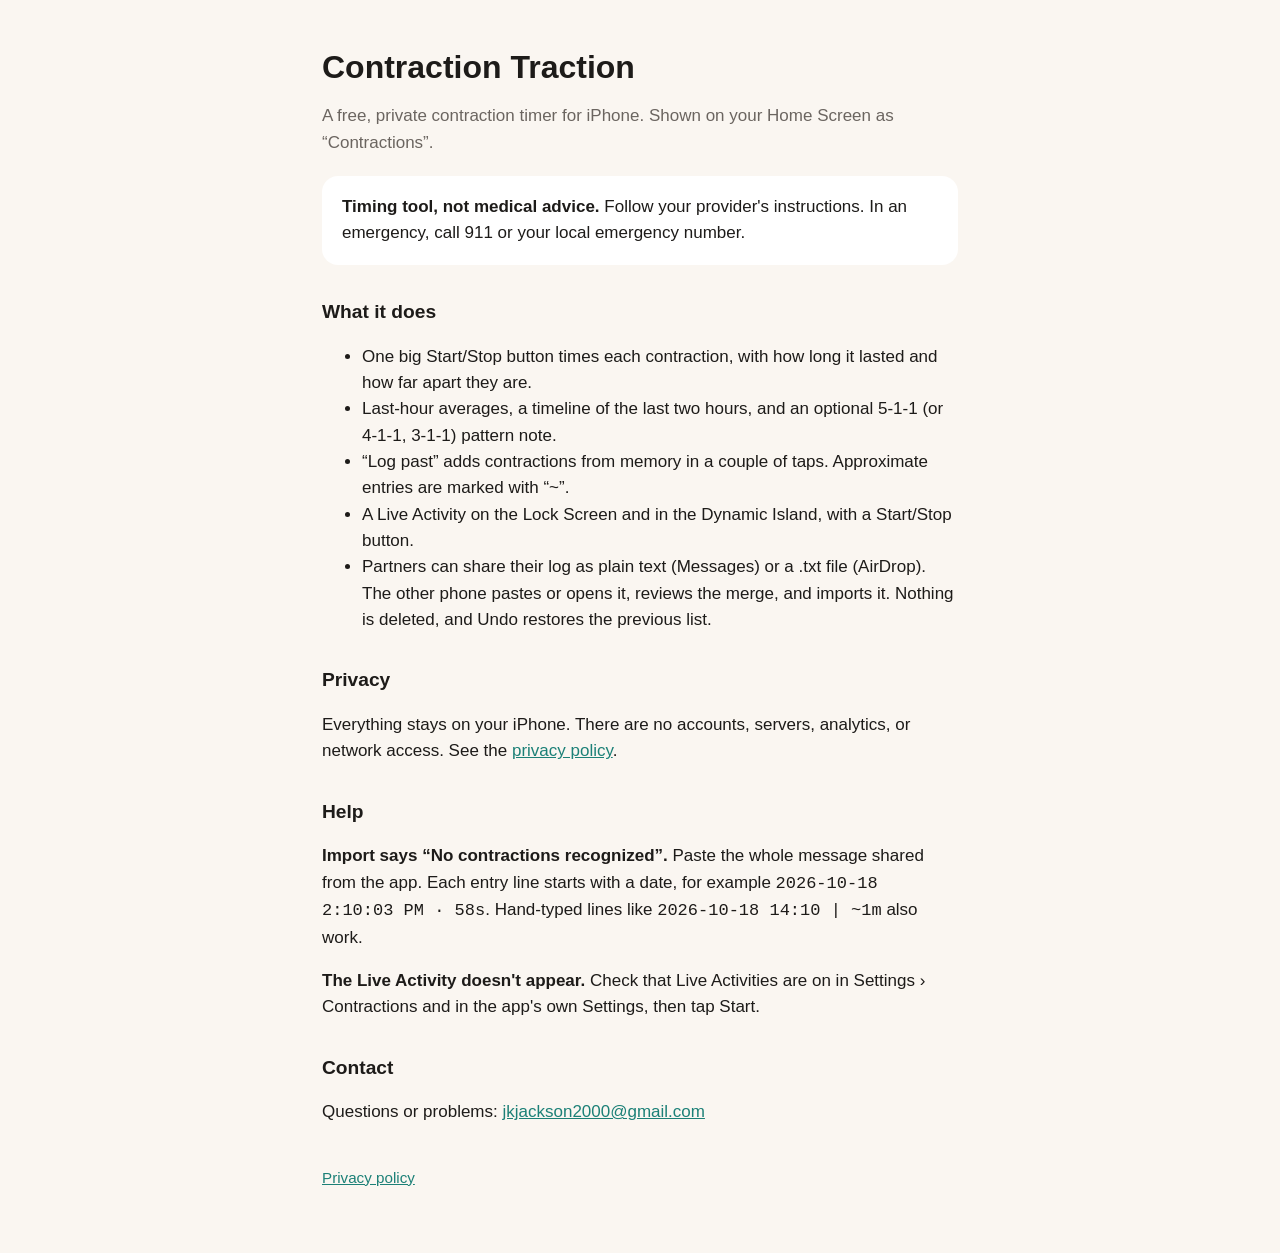
<file: docs/index.html>
<!doctype html>
<html lang="en">
<head>
<meta charset="utf-8">
<meta name="viewport" content="width=device-width, initial-scale=1">
<title>Contraction Traction — Support</title>
<meta name="description" content="Contraction Traction is a free, private contraction timer for iPhone.">
<link rel="stylesheet" href="style.css">
</head>
<body>
<main>
  <h1>Contraction Traction</h1>
  <p class="muted">A free, private contraction timer for iPhone. Shown on your Home Screen as “Contractions”.</p>

  <div class="card">
    <strong>Timing tool, not medical advice.</strong> Follow your provider's instructions. In an emergency, call 911 or your local emergency number.
  </div>

  <h2>What it does</h2>
  <ul>
    <li>One big Start/Stop button times each contraction, with how long it lasted and how far apart they are.</li>
    <li>Last-hour averages, a timeline of the last two hours, and an optional 5-1-1 (or 4-1-1, 3-1-1) pattern note.</li>
    <li>“Log past” adds contractions from memory in a couple of taps. Approximate entries are marked with “~”.</li>
    <li>A Live Activity on the Lock Screen and in the Dynamic Island, with a Start/Stop button.</li>
    <li>Partners can share their log as plain text (Messages) or a .txt file (AirDrop). The other phone pastes or opens it, reviews the merge, and imports it. Nothing is deleted, and Undo restores the previous list.</li>
  </ul>

  <h2>Privacy</h2>
  <p>Everything stays on your iPhone. There are no accounts, servers, analytics, or network access. See the <a href="privacy.html">privacy policy</a>.</p>

  <h2>Help</h2>
  <p><strong>Import says “No contractions recognized”.</strong> Paste the whole message shared from the app. Each entry line starts with a date, for example <code>2026-10-18 2:10:03 PM · 58s</code>. Hand-typed lines like <code>2026-10-18 14:10 | ~1m</code> also work.</p>
  <p><strong>The Live Activity doesn't appear.</strong> Check that Live Activities are on in Settings › Contractions and in the app's own Settings, then tap Start.</p>

  <h2>Contact</h2>
  <p>Questions or problems: <a href="mailto:jkjackson2000@gmail.com">jkjackson2000@gmail.com</a></p>

  <nav><a href="privacy.html">Privacy policy</a></nav>
</main>
</body>
</html>
</file>
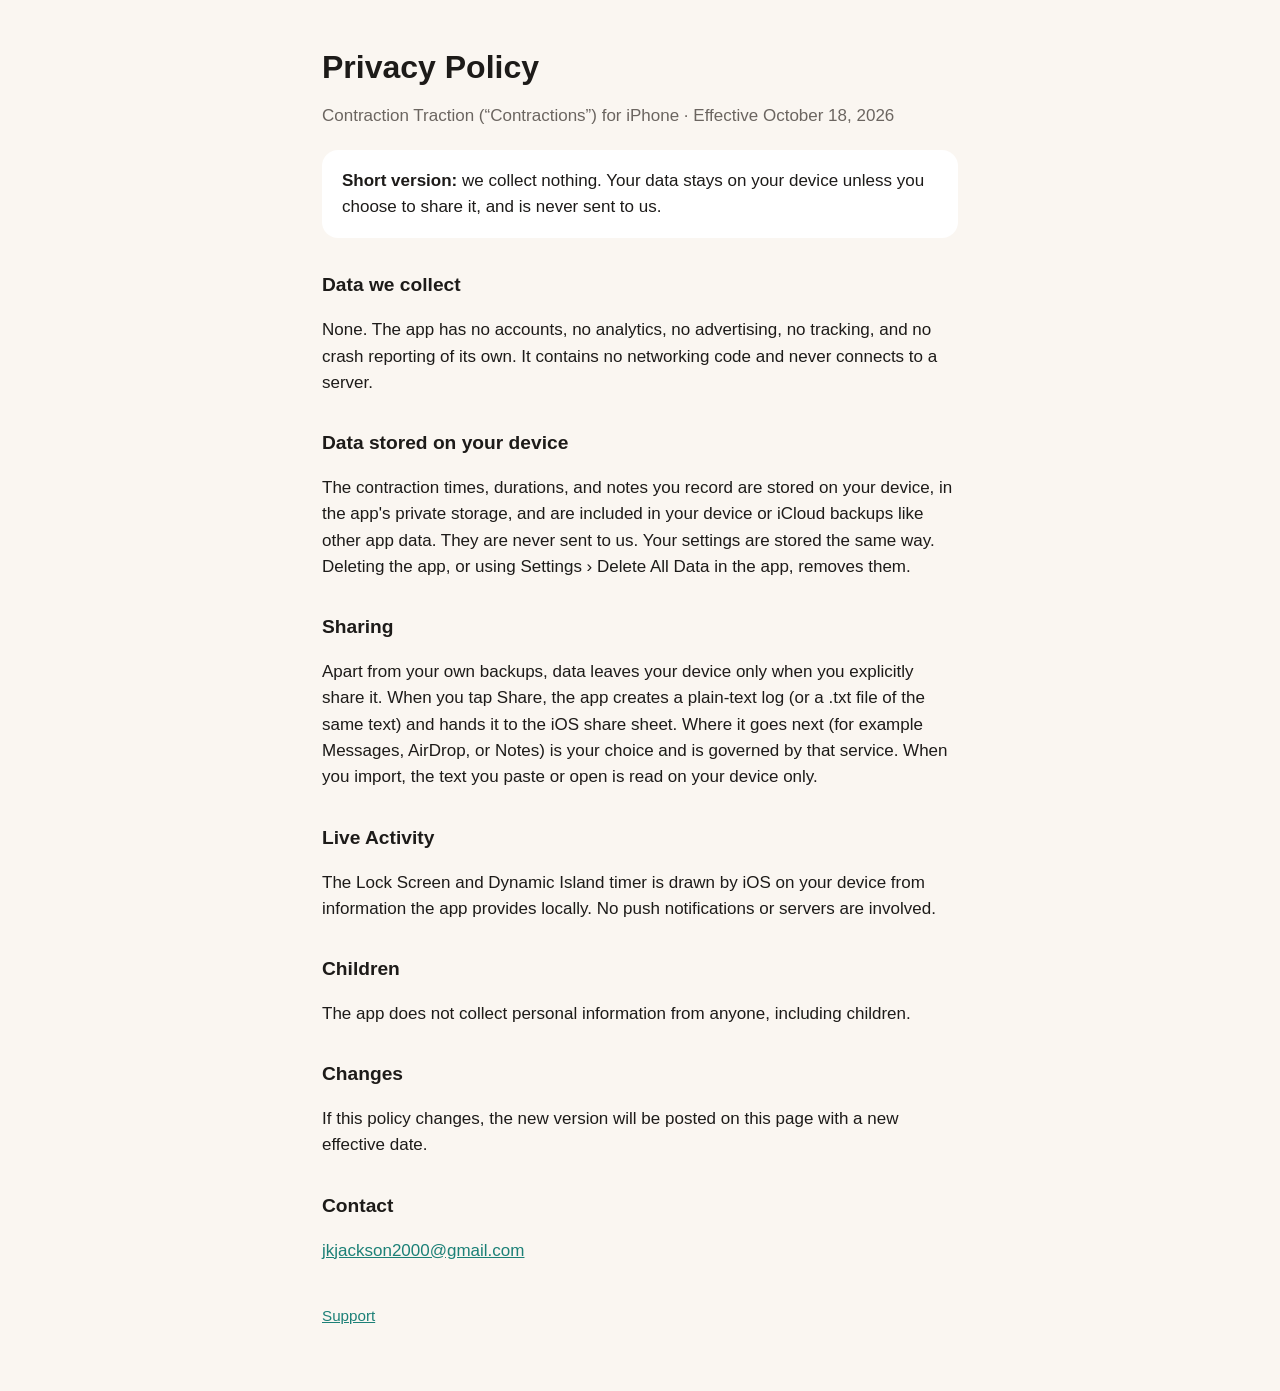
<file: docs/privacy.html>
<!doctype html>
<html lang="en">
<head>
<meta charset="utf-8">
<meta name="viewport" content="width=device-width, initial-scale=1">
<title>Contraction Traction — Privacy Policy</title>
<link rel="stylesheet" href="style.css">
</head>
<body>
<main>
  <h1>Privacy Policy</h1>
  <p class="muted">Contraction Traction (“Contractions”) for iPhone · Effective October 18, 2026</p>

  <div class="card"><strong>Short version:</strong> we collect nothing. Your data stays on your device unless you choose to share it, and is never sent to us.</div>

  <h2>Data we collect</h2>
  <p>None. The app has no accounts, no analytics, no advertising, no tracking, and no crash reporting of its own. It contains no networking code and never connects to a server.</p>

  <h2>Data stored on your device</h2>
  <p>The contraction times, durations, and notes you record are stored on your device, in the app's private storage, and are included in your device or iCloud backups like other app data. They are never sent to us. Your settings are stored the same way. Deleting the app, or using Settings › Delete All Data in the app, removes them.</p>

  <h2>Sharing</h2>
  <p>Apart from your own backups, data leaves your device only when you explicitly share it. When you tap Share, the app creates a plain-text log (or a .txt file of the same text) and hands it to the iOS share sheet. Where it goes next (for example Messages, AirDrop, or Notes) is your choice and is governed by that service. When you import, the text you paste or open is read on your device only.</p>

  <h2>Live Activity</h2>
  <p>The Lock Screen and Dynamic Island timer is drawn by iOS on your device from information the app provides locally. No push notifications or servers are involved.</p>

  <h2>Children</h2>
  <p>The app does not collect personal information from anyone, including children.</p>

  <h2>Changes</h2>
  <p>If this policy changes, the new version will be posted on this page with a new effective date.</p>

  <h2>Contact</h2>
  <p><a href="mailto:jkjackson2000@gmail.com">jkjackson2000@gmail.com</a></p>

  <nav><a href="index.html">Support</a></nav>
</main>
</body>
</html>
</file>
<file: docs/style.css>
:root { color-scheme: light dark; --bg: #faf6f1; --fg: #1d1b19; --muted: #6b6560; --accent: #1c8077; --card: #ffffff; }
@media (prefers-color-scheme: dark) { :root { --bg: #0f0e0d; --fg: #f3efea; --muted: #a8a19a; --accent: #4fc7b8; --card: #1d1b19; } }
* { box-sizing: border-box; }
body { margin: 0; background: var(--bg); color: var(--fg); font: 17px/1.55 -apple-system, BlinkMacSystemFont, "Segoe UI", Roboto, sans-serif; }
main { max-width: 680px; margin: 0 auto; padding: 48px 22px 64px; }
h1 { font-size: 2rem; line-height: 1.2; margin: 0 0 8px; }
h2 { font-size: 1.2rem; margin: 32px 0 8px; }
p, li { color: var(--fg); }
.muted { color: var(--muted); }
.card { background: var(--card); border-radius: 16px; padding: 18px 20px; margin: 20px 0; }
a { color: var(--accent); }
nav { margin-top: 40px; font-size: 0.95rem; }
nav a { margin-right: 18px; }
</file>
